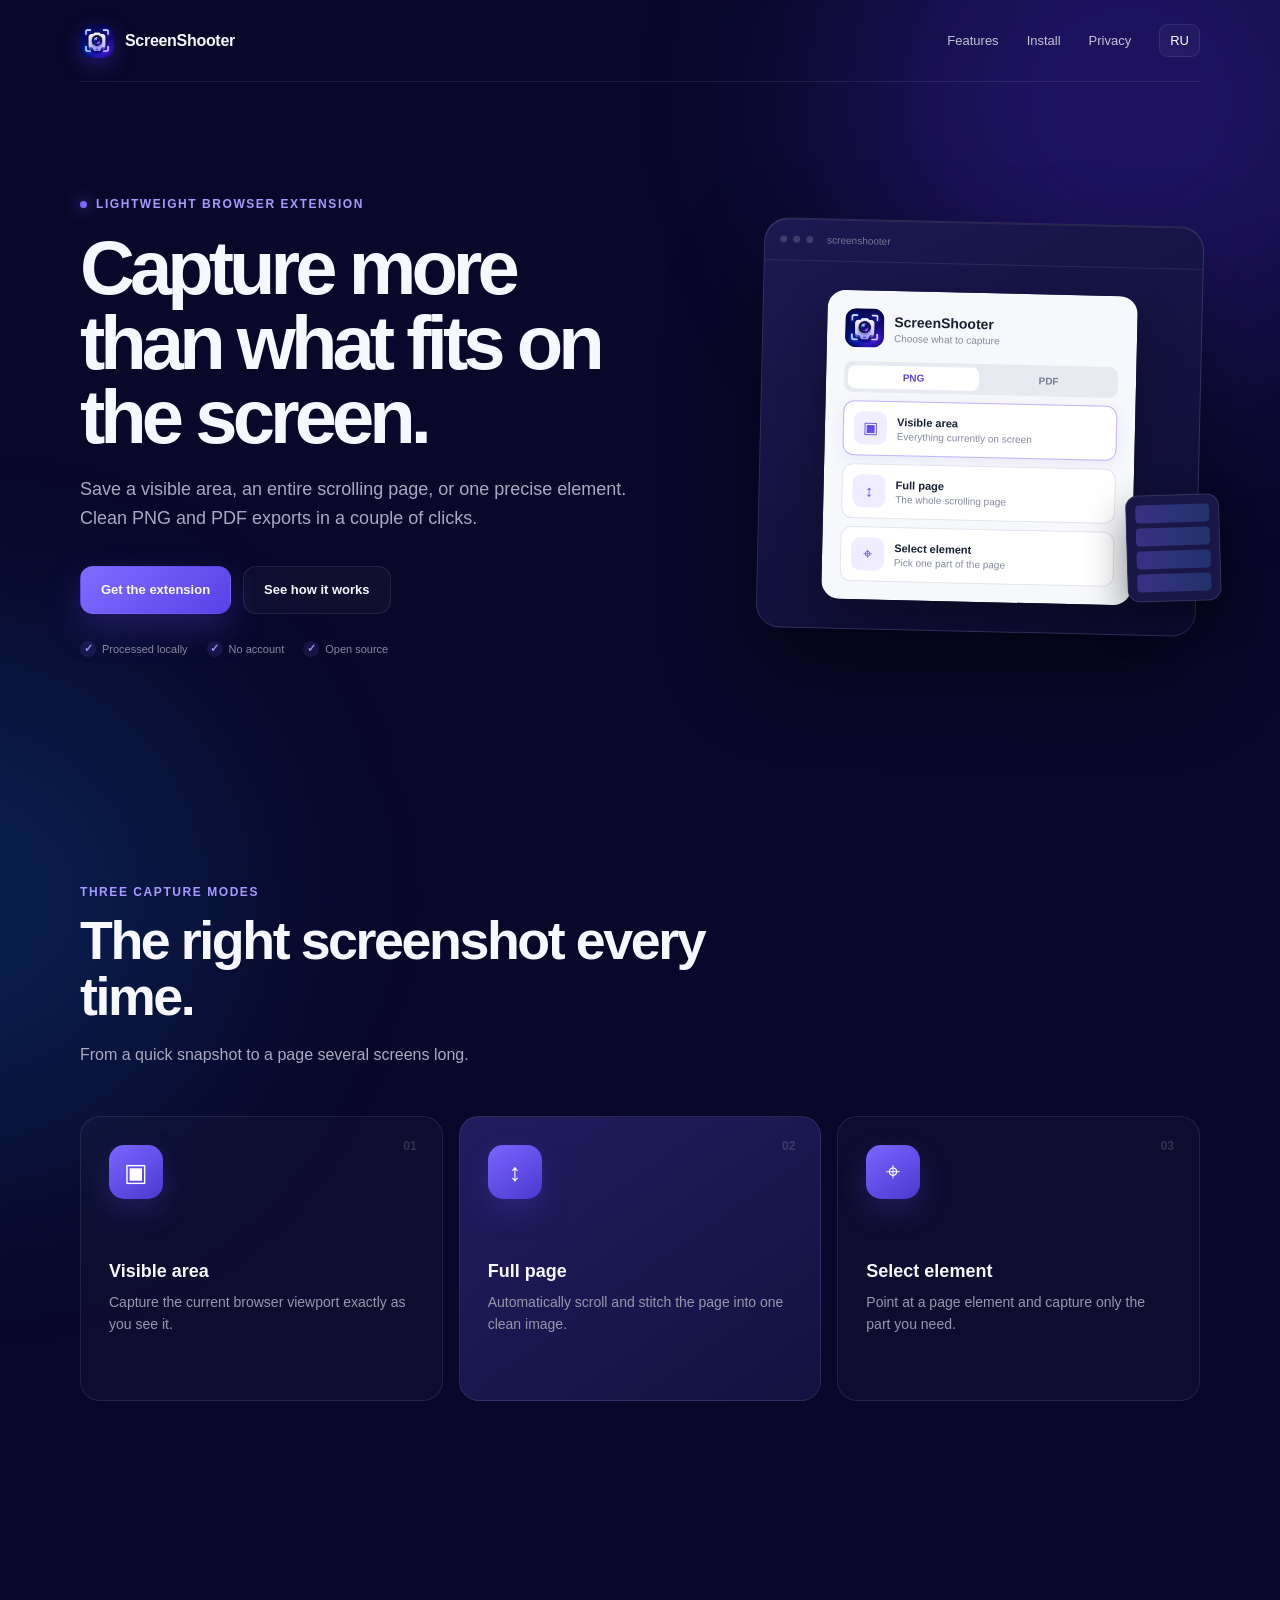
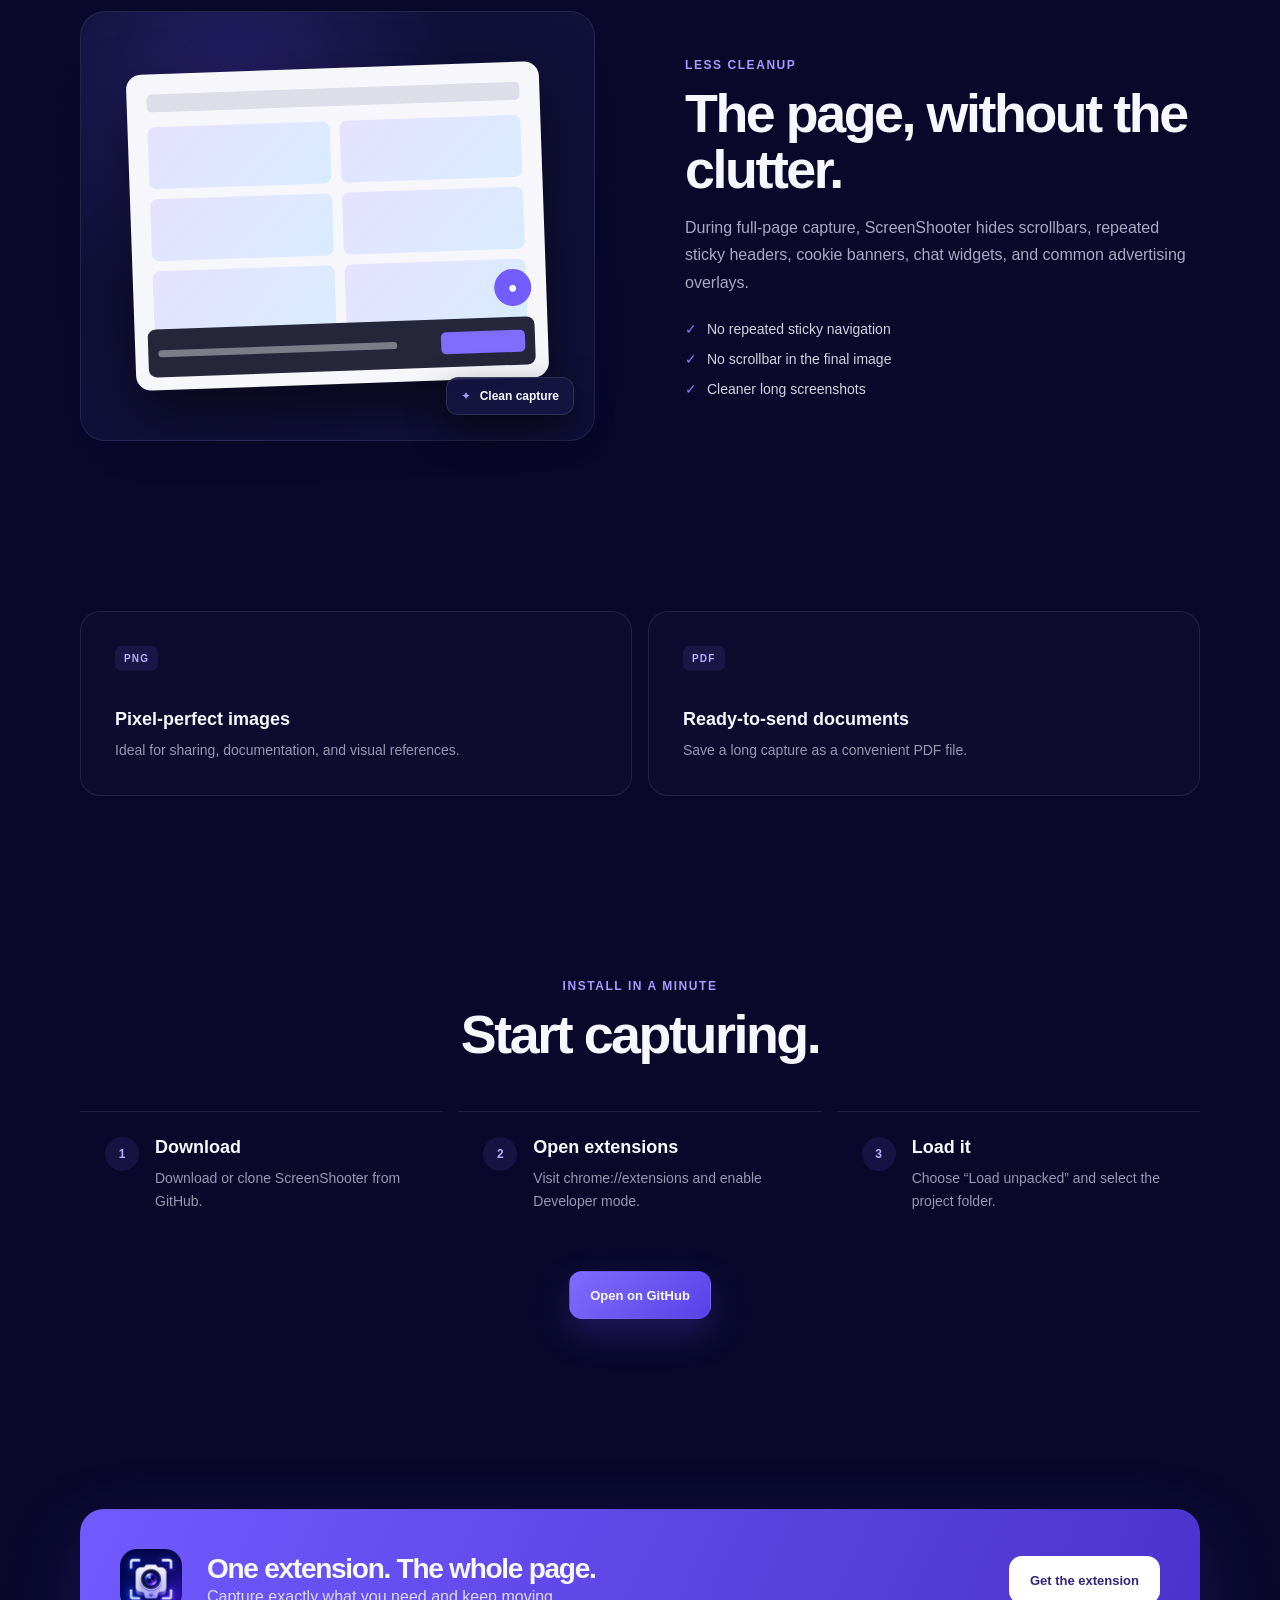
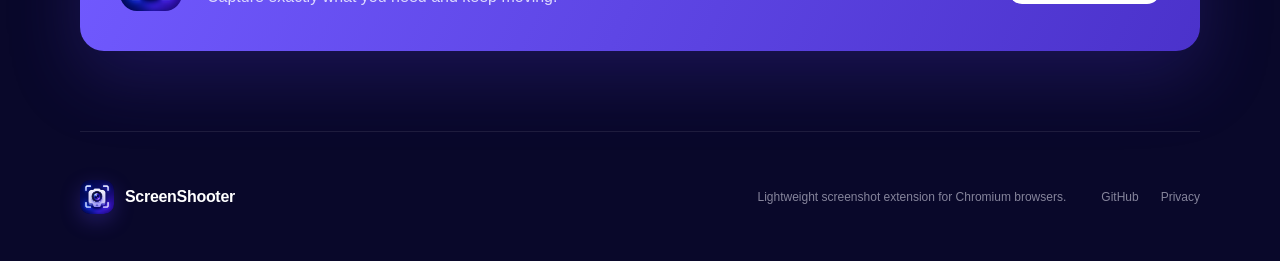
<file: docs/index.html>
<!doctype html>
<html lang="en">
  <head>
    <meta charset="UTF-8" />
    <meta name="viewport" content="width=device-width, initial-scale=1" />
    <meta name="description" content="ScreenShooter captures visible areas, full scrolling pages, and selected elements as PNG or PDF." />
    <meta name="theme-color" content="#09082a" />
    <meta property="og:title" content="ScreenShooter — capture more than the screen" />
    <meta property="og:description" content="A lightweight browser extension for clean full-page screenshots." />
    <meta property="og:image" content="assets/social-preview.png" />
    <title>ScreenShooter — Full-page screenshots</title>
    <link rel="icon" href="assets/icon.png" />
    <link rel="stylesheet" href="styles.css" />
  </head>
  <body>
    <div class="glow glow-one"></div>
    <div class="glow glow-two"></div>

    <header class="nav shell">
      <a class="brand" href="#top" aria-label="ScreenShooter home">
        <img src="assets/icon.png" alt="" />
        <span>ScreenShooter</span>
      </a>
      <nav aria-label="Main navigation">
        <a href="#features" data-i18n="navFeatures">Features</a>
        <a href="#install" data-i18n="navInstall">Install</a>
        <a href="privacy.html" data-i18n="navPrivacy" data-privacy-link>Privacy</a>
        <button class="language" type="button" aria-label="Change language">RU</button>
      </nav>
    </header>

    <main id="top">
      <section class="hero shell">
        <div class="hero-copy">
          <div class="eyebrow"><span></span><span data-i18n="eyebrow">Lightweight browser extension</span></div>
          <h1 data-i18n="heroTitle">Capture more than what fits on the screen.</h1>
          <p data-i18n="heroText">Save a visible area, an entire scrolling page, or one precise element. Clean PNG and PDF exports in a couple of clicks.</p>
          <div class="hero-actions">
            <a class="button primary" href="https://github.com/javedius/ScreenShooter" data-i18n="getExtension">Get the extension</a>
            <a class="button secondary" href="#features" data-i18n="seeFeatures">See how it works</a>
          </div>
          <div class="trust">
            <span><b>✓</b><span data-i18n="local">Processed locally</span></span>
            <span><b>✓</b><span data-i18n="noAccount">No account</span></span>
            <span><b>✓</b><span data-i18n="openSource">Open source</span></span>
          </div>
        </div>

        <div class="product-card" aria-label="ScreenShooter extension preview">
          <div class="browser-bar"><i></i><i></i><i></i><span>screenshooter</span></div>
          <div class="popup-preview">
            <div class="preview-title">
              <img src="assets/icon.png" alt="" />
              <div><strong>ScreenShooter</strong><small data-i18n="previewSubtitle">Choose what to capture</small></div>
            </div>
            <div class="format"><span class="active">PNG</span><span>PDF</span></div>
            <div class="capture active"><span class="capture-icon">▣</span><span><strong data-i18n="visibleTitle">Visible area</strong><small data-i18n="visibleText">Everything currently on screen</small></span></div>
            <div class="capture"><span class="capture-icon">↕</span><span><strong data-i18n="fullTitle">Full page</strong><small data-i18n="fullText">The whole scrolling page</small></span></div>
            <div class="capture"><span class="capture-icon">⌖</span><span><strong data-i18n="elementTitle">Select element</strong><small data-i18n="elementText">Pick one part of the page</small></span></div>
          </div>
          <div class="page-strip"><span></span><span></span><span></span><span></span></div>
        </div>
      </section>

      <section class="section shell" id="features">
        <div class="section-heading">
          <span class="kicker" data-i18n="featuresKicker">Three capture modes</span>
          <h2 data-i18n="featuresTitle">The right screenshot every time.</h2>
          <p data-i18n="featuresText">From a quick snapshot to a page several screens long.</p>
        </div>
        <div class="feature-grid">
          <article><span class="number">01</span><div class="feature-symbol">▣</div><h3 data-i18n="visibleTitle">Visible area</h3><p data-i18n="featureVisible">Capture the current browser viewport exactly as you see it.</p></article>
          <article class="featured"><span class="number">02</span><div class="feature-symbol">↕</div><h3 data-i18n="fullTitle">Full page</h3><p data-i18n="featureFull">Automatically scroll and stitch the page into one clean image.</p></article>
          <article><span class="number">03</span><div class="feature-symbol">⌖</div><h3 data-i18n="elementTitle">Select element</h3><p data-i18n="featureElement">Point at a page element and capture only the part you need.</p></article>
        </div>
      </section>

      <section class="clean-section shell">
        <div class="clean-visual" aria-hidden="true">
          <div class="page-demo"><div class="demo-nav"></div><div class="demo-grid"><i></i><i></i><i></i><i></i><i></i><i></i></div><div class="cookie"><span></span><b></b></div><div class="chat">●</div></div>
          <div class="clean-badge"><span>✦</span><strong data-i18n="cleanBadge">Clean capture</strong></div>
        </div>
        <div class="clean-copy">
          <span class="kicker" data-i18n="cleanKicker">Less cleanup</span>
          <h2 data-i18n="cleanTitle">The page, without the clutter.</h2>
          <p data-i18n="cleanText">During full-page capture, ScreenShooter hides scrollbars, repeated sticky headers, cookie banners, chat widgets, and common advertising overlays.</p>
          <ul>
            <li data-i18n="cleanOne">No repeated sticky navigation</li>
            <li data-i18n="cleanTwo">No scrollbar in the final image</li>
            <li data-i18n="cleanThree">Cleaner long screenshots</li>
          </ul>
        </div>
      </section>

      <section class="formats shell">
        <div><span class="format-mark">PNG</span><h3 data-i18n="pngTitle">Pixel-perfect images</h3><p data-i18n="pngText">Ideal for sharing, documentation, and visual references.</p></div>
        <div><span class="format-mark">PDF</span><h3 data-i18n="pdfTitle">Ready-to-send documents</h3><p data-i18n="pdfText">Save a long capture as a convenient PDF file.</p></div>
      </section>

      <section class="install section shell" id="install">
        <div class="section-heading">
          <span class="kicker" data-i18n="installKicker">Install in a minute</span>
          <h2 data-i18n="installTitle">Start capturing.</h2>
        </div>
        <ol class="steps">
          <li><span>1</span><div><h3 data-i18n="stepOneTitle">Download</h3><p data-i18n="stepOneText">Download or clone ScreenShooter from GitHub.</p></div></li>
          <li><span>2</span><div><h3 data-i18n="stepTwoTitle">Open extensions</h3><p data-i18n="stepTwoText">Visit chrome://extensions and enable Developer mode.</p></div></li>
          <li><span>3</span><div><h3 data-i18n="stepThreeTitle">Load it</h3><p data-i18n="stepThreeText">Choose “Load unpacked” and select the project folder.</p></div></li>
        </ol>
        <a class="button primary" href="https://github.com/javedius/ScreenShooter" data-i18n="openGithub">Open on GitHub</a>
      </section>

      <section class="cta shell">
        <img src="assets/icon.png" alt="" />
        <div><h2 data-i18n="ctaTitle">One extension. The whole page.</h2><p data-i18n="ctaText">Capture exactly what you need and keep moving.</p></div>
        <a class="button light" href="https://github.com/javedius/ScreenShooter" data-i18n="getExtension">Get the extension</a>
      </section>
    </main>

    <footer class="shell">
      <a class="brand" href="#top"><img src="assets/icon.png" alt="" /><span>ScreenShooter</span></a>
      <p data-i18n="footerText">Lightweight screenshot extension for Chromium browsers.</p>
      <div><a href="https://github.com/javedius/ScreenShooter">GitHub</a><a href="privacy.html" data-i18n="navPrivacy" data-privacy-link>Privacy</a></div>
    </footer>
    <script src="script.js"></script>
  </body>
</html>
</file>
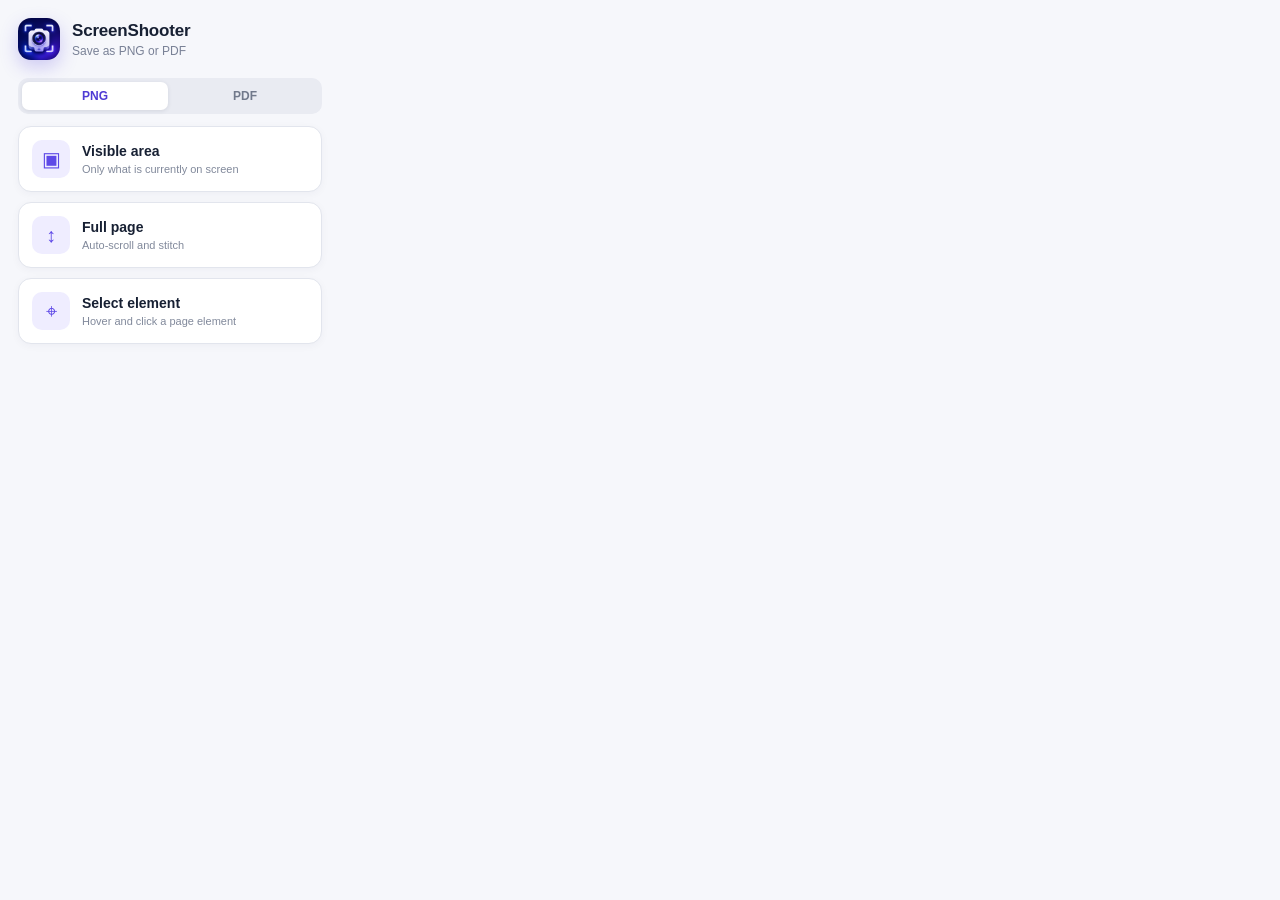
<file: popup.html>
<!doctype html>
<html lang="en">
  <head>
    <meta charset="UTF-8" />
    <meta name="viewport" content="width=device-width, initial-scale=1" />
    <title>ScreenShooter</title>
    <link rel="stylesheet" href="popup.css" />
  </head>
  <body>
    <main>
      <header>
        <img class="logo" src="icons/icon128.png" alt="" />
        <div>
          <h1>ScreenShooter</h1>
          <p data-i18n="subtitle"></p>
        </div>
      </header>

      <fieldset class="format" id="format">
        <legend data-i18n="format"></legend>
        <label><input type="radio" name="format" value="png" checked /><span>PNG</span></label>
        <label><input type="radio" name="format" value="pdf" /><span>PDF</span></label>
      </fieldset>

      <section class="actions" data-i18n-aria-label="captureMode">
        <button id="visible" type="button">
          <span class="icon">▣</span>
          <span><strong data-i18n="visibleTitle"></strong><small data-i18n="visibleDescription"></small></span>
        </button>
        <button id="full" type="button">
          <span class="icon">↕</span>
          <span><strong data-i18n="fullTitle"></strong><small data-i18n="fullDescription"></small></span>
        </button>
        <button id="element" type="button">
          <span class="icon">⌖</span>
          <span><strong data-i18n="elementTitle"></strong><small data-i18n="elementDescription"></small></span>
        </button>
      </section>

      <div id="status" class="status" role="status" aria-live="polite"></div>
    </main>
    <script type="module" src="popup/main.js"></script>
  </body>
</html>
</file>
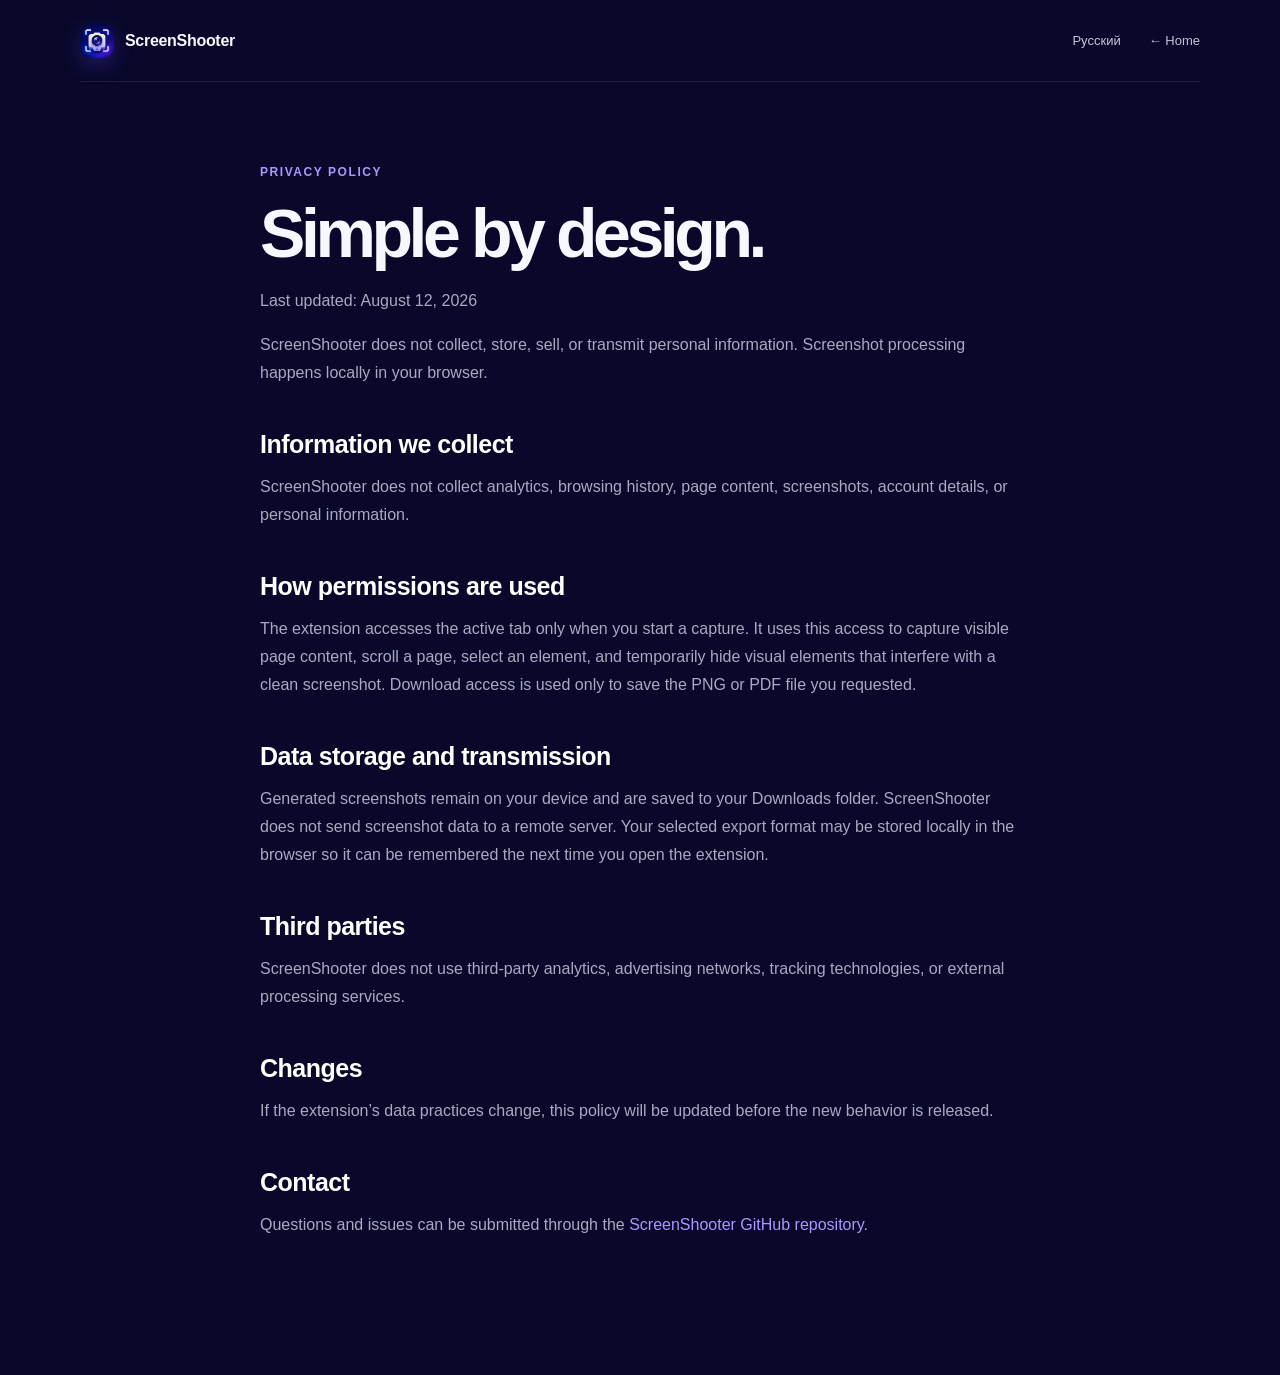
<file: docs/privacy.html>
<!doctype html>
<html lang="en">
  <head>
    <meta charset="UTF-8" />
    <meta name="viewport" content="width=device-width, initial-scale=1" />
    <meta name="theme-color" content="#09082a" />
    <title>Privacy Policy — ScreenShooter</title>
    <link rel="icon" href="assets/icon.png" />
    <link rel="stylesheet" href="styles.css" />
  </head>
  <body class="privacy-page">
    <header class="nav shell">
      <a class="brand" href="index.html"><img src="assets/icon.png" alt="" /><span>ScreenShooter</span></a>
      <nav><a href="privacy.ru.html">Русский</a><a href="index.html">← Home</a></nav>
    </header>
    <main class="shell">
      <span class="kicker">Privacy policy</span>
      <h1>Simple by design.</h1>
      <article>
        <p>Last updated: August 12, 2026</p>
        <p>ScreenShooter does not collect, store, sell, or transmit personal information. Screenshot processing happens locally in your browser.</p>
        <h2>Information we collect</h2>
        <p>ScreenShooter does not collect analytics, browsing history, page content, screenshots, account details, or personal information.</p>
        <h2>How permissions are used</h2>
        <p>The extension accesses the active tab only when you start a capture. It uses this access to capture visible page content, scroll a page, select an element, and temporarily hide visual elements that interfere with a clean screenshot. Download access is used only to save the PNG or PDF file you requested.</p>
        <h2>Data storage and transmission</h2>
        <p>Generated screenshots remain on your device and are saved to your Downloads folder. ScreenShooter does not send screenshot data to a remote server. Your selected export format may be stored locally in the browser so it can be remembered the next time you open the extension.</p>
        <h2>Third parties</h2>
        <p>ScreenShooter does not use third-party analytics, advertising networks, tracking technologies, or external processing services.</p>
        <h2>Changes</h2>
        <p>If the extension’s data practices change, this policy will be updated before the new behavior is released.</p>
        <h2>Contact</h2>
        <p>Questions and issues can be submitted through the <a href="https://github.com/javedius/ScreenShooter/issues">ScreenShooter GitHub repository</a>.</p>
      </article>
    </main>
  </body>
</html>
</file>
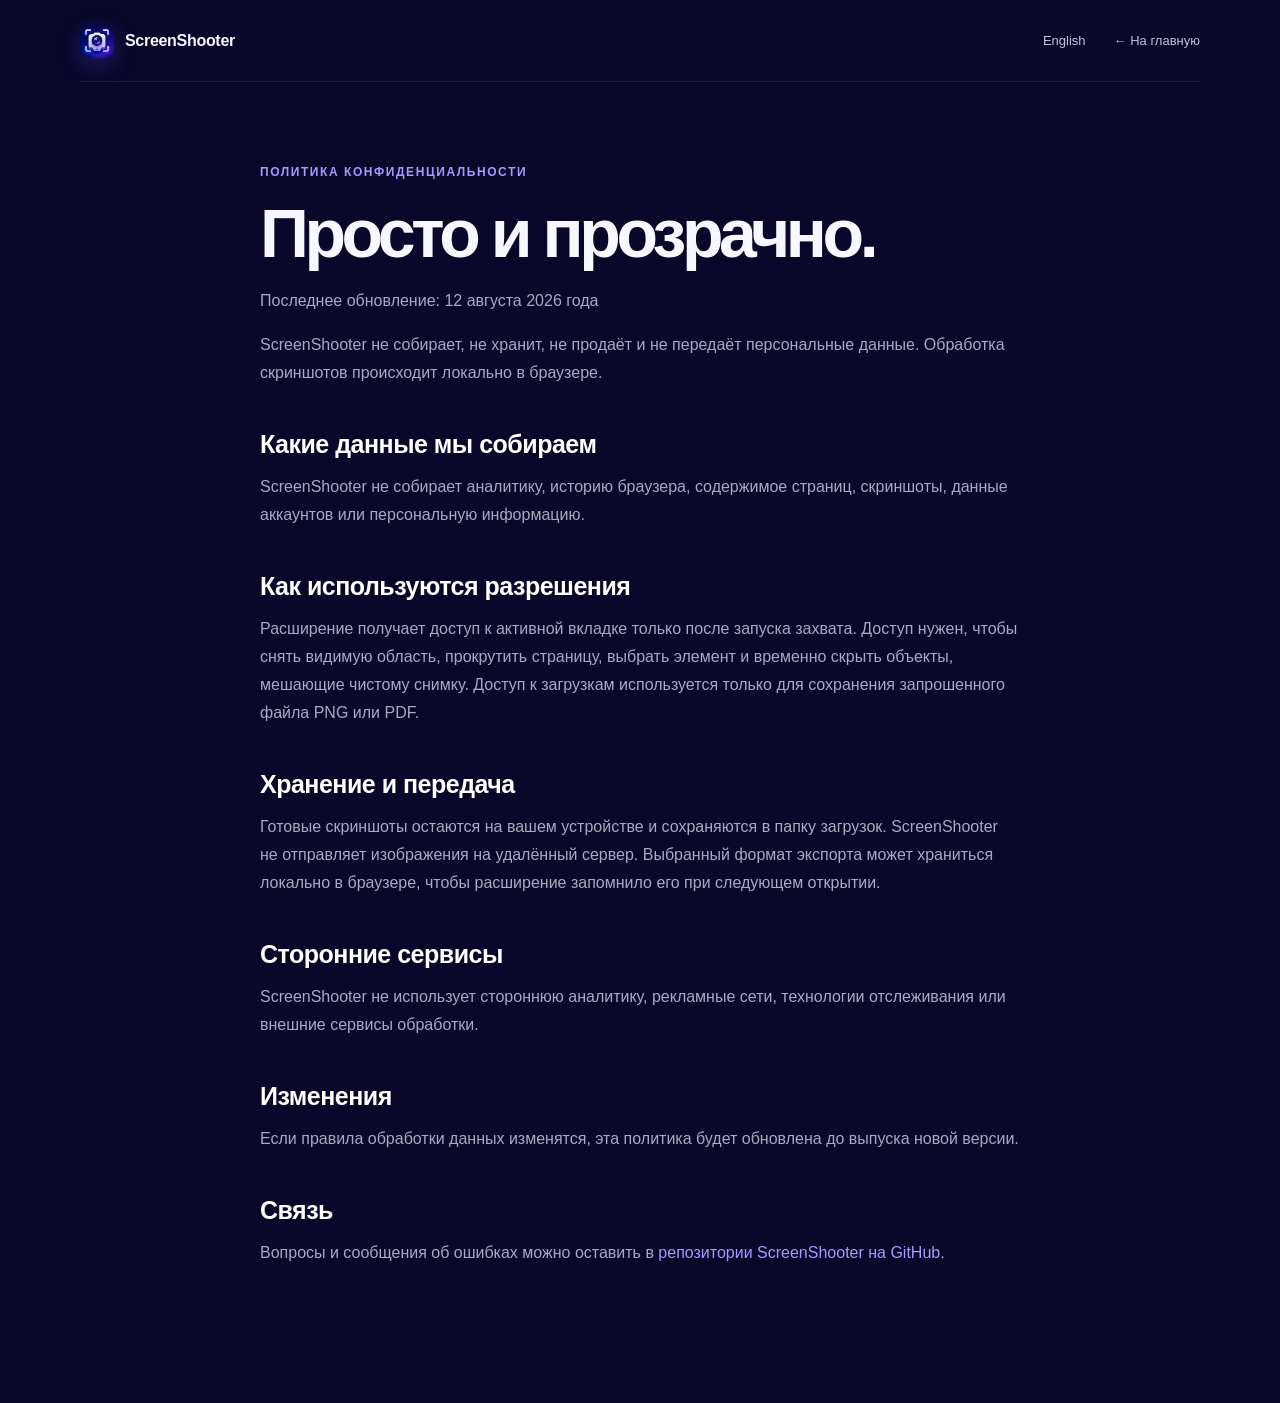
<file: docs/privacy.ru.html>
<!doctype html>
<html lang="ru">
  <head>
    <meta charset="UTF-8" />
    <meta name="viewport" content="width=device-width, initial-scale=1" />
    <meta name="theme-color" content="#09082a" />
    <title>Политика конфиденциальности — ScreenShooter</title>
    <link rel="icon" href="assets/icon.png" />
    <link rel="stylesheet" href="styles.css" />
  </head>
  <body class="privacy-page">
    <header class="nav shell">
      <a class="brand" href="index.html"><img src="assets/icon.png" alt="" /><span>ScreenShooter</span></a>
      <nav><a href="privacy.html">English</a><a href="index.html">← На главную</a></nav>
    </header>
    <main class="shell">
      <span class="kicker">Политика конфиденциальности</span>
      <h1>Просто и прозрачно.</h1>
      <article>
        <p>Последнее обновление: 12 августа 2026 года</p>
        <p>ScreenShooter не собирает, не хранит, не продаёт и не передаёт персональные данные. Обработка скриншотов происходит локально в браузере.</p>
        <h2>Какие данные мы собираем</h2>
        <p>ScreenShooter не собирает аналитику, историю браузера, содержимое страниц, скриншоты, данные аккаунтов или персональную информацию.</p>
        <h2>Как используются разрешения</h2>
        <p>Расширение получает доступ к активной вкладке только после запуска захвата. Доступ нужен, чтобы снять видимую область, прокрутить страницу, выбрать элемент и временно скрыть объекты, мешающие чистому снимку. Доступ к загрузкам используется только для сохранения запрошенного файла PNG или PDF.</p>
        <h2>Хранение и передача</h2>
        <p>Готовые скриншоты остаются на вашем устройстве и сохраняются в папку загрузок. ScreenShooter не отправляет изображения на удалённый сервер. Выбранный формат экспорта может храниться локально в браузере, чтобы расширение запомнило его при следующем открытии.</p>
        <h2>Сторонние сервисы</h2>
        <p>ScreenShooter не использует стороннюю аналитику, рекламные сети, технологии отслеживания или внешние сервисы обработки.</p>
        <h2>Изменения</h2>
        <p>Если правила обработки данных изменятся, эта политика будет обновлена до выпуска новой версии.</p>
        <h2>Связь</h2>
        <p>Вопросы и сообщения об ошибках можно оставить в <a href="https://github.com/javedius/ScreenShooter/issues">репозитории ScreenShooter на GitHub</a>.</p>
      </article>
    </main>
  </body>
</html>
</file>
<file: docs/styles.css>
:root { color-scheme: dark; --bg: #09082a; --panel: #12113b; --soft: #aaa9c1; --line: #ffffff16; --violet: #7761ff; --blue: #42a5ff; --white: #f7f7ff; font-family: Inter, ui-sans-serif, -apple-system, BlinkMacSystemFont, "Segoe UI", sans-serif; }
* { box-sizing: border-box; }
html { scroll-behavior: smooth; }
body { margin: 0; overflow-x: hidden; color: var(--white); background: var(--bg); }
a { color: inherit; text-decoration: none; }
button { font: inherit; }
.shell { width: min(1120px, calc(100% - 40px)); margin-inline: auto; }
.glow { position: absolute; z-index: -1; border-radius: 999px; filter: blur(100px); pointer-events: none; }
.glow-one { top: -180px; right: -130px; width: 560px; height: 560px; background: #5b31ee45; }
.glow-two { top: 650px; left: -280px; width: 500px; height: 500px; background: #087ee62e; }
.nav { display: flex; align-items: center; justify-content: space-between; min-height: 82px; border-bottom: 1px solid var(--line); }
.brand { display: inline-flex; align-items: center; gap: 11px; font-size: 16px; font-weight: 750; letter-spacing: -.3px; }
.brand img { width: 34px; height: 34px; border-radius: 10px; box-shadow: 0 7px 20px #654bff42; }
nav { display: flex; align-items: center; gap: 28px; color: #c4c3d7; font-size: 13px; }
nav a:hover, footer a:hover { color: white; }
.language { padding: 8px 10px; border: 1px solid var(--line); border-radius: 9px; color: white; background: #ffffff09; cursor: pointer; }
.hero { display: grid; grid-template-columns: 1.05fr .95fr; align-items: center; gap: 70px; min-height: 690px; padding-block: 80px; }
.eyebrow, .kicker { color: #a899ff; font-size: 12px; font-weight: 800; letter-spacing: .13em; text-transform: uppercase; }
.eyebrow { display: flex; align-items: center; gap: 9px; }
.eyebrow > span:first-child { width: 7px; height: 7px; border-radius: 50%; background: #7c67ff; box-shadow: 0 0 16px #806cff; }
h1 { max-width: 690px; margin: 20px 0; font-size: clamp(48px, 6.3vw, 76px); line-height: .98; letter-spacing: -.065em; }
.hero-copy > p { max-width: 590px; margin: 0; color: var(--soft); font-size: 18px; line-height: 1.65; }
.hero-actions { display: flex; gap: 12px; margin-top: 32px; }
.button { display: inline-flex; align-items: center; justify-content: center; min-height: 48px; padding: 0 20px; border: 1px solid var(--line); border-radius: 13px; font-size: 13px; font-weight: 750; transition: transform .2s, border-color .2s, box-shadow .2s; }
.button:hover { transform: translateY(-2px); }
.primary { border-color: transparent; background: linear-gradient(135deg, #806cff, #5841e6); box-shadow: 0 14px 35px #5943dc4d; }
.secondary { background: #ffffff08; }
.trust { display: flex; flex-wrap: wrap; gap: 19px; margin-top: 27px; color: #8887a1; font-size: 11px; }
.trust > span { display: flex; align-items: center; gap: 6px; }
.trust b { display: grid; place-items: center; width: 16px; height: 16px; border-radius: 50%; color: #9e92ff; background: #8a72ff1d; }
.product-card { position: relative; width: min(100%, 440px); justify-self: end; padding-bottom: 26px; border: 1px solid #ffffff20; border-radius: 24px; background: linear-gradient(155deg, #1b1951, #0d0c31); box-shadow: 0 40px 90px #0000006b, inset 0 1px #ffffff13; transform: rotate(1.3deg); }
.browser-bar { display: flex; align-items: center; gap: 6px; height: 42px; padding: 0 15px; border-bottom: 1px solid var(--line); color: #777697; font-size: 10px; }
.browser-bar i { width: 7px; height: 7px; border-radius: 50%; background: #ffffff28; }
.browser-bar span { margin-left: 8px; }
.popup-preview { width: 310px; margin: 28px auto 3px; padding: 17px; border: 1px solid #ffffff14; border-radius: 18px; background: #f7f8fc; color: #172033; box-shadow: 0 22px 45px #00000055; }
.preview-title { display: flex; align-items: center; gap: 10px; margin-bottom: 14px; }
.preview-title img { width: 39px; height: 39px; border-radius: 11px; }
.preview-title div { display: grid; gap: 3px; }
.preview-title strong { font-size: 14px; }
.preview-title small, .capture small { color: #858b9d; font-size: 10px; }
.format { display: grid; grid-template-columns: 1fr 1fr; gap: 4px; padding: 4px; border-radius: 9px; background: #e8eaf1; }
.format span { padding: 6px; border-radius: 7px; color: #777d8e; font-size: 10px; font-weight: 800; text-align: center; }
.format .active { color: #5943dc; background: white; }
.capture { display: flex; align-items: center; gap: 10px; margin-top: 8px; padding: 10px; border: 1px solid #e3e5ec; border-radius: 11px; background: white; }
.capture.active { border-color: #735eff75; box-shadow: 0 5px 16px #5943dc14; }
.capture-icon { display: grid; place-items: center; width: 33px; height: 33px; border-radius: 9px; color: #624ee5; background: #efedff; }
.capture > span:last-child { display: grid; gap: 3px; }
.capture strong { font-size: 11px; }
.page-strip { position: absolute; right: -24px; bottom: 34px; display: grid; gap: 5px; width: 94px; padding: 9px; border: 1px solid #ffffff20; border-radius: 13px; background: #191747; box-shadow: 0 18px 40px #0007; transform: rotate(-3deg); }
.page-strip span { height: 18px; border-radius: 4px; background: linear-gradient(90deg, #7862ff55, #43a9ff31); }
.section { padding-block: 110px; }
.section-heading { max-width: 690px; margin-bottom: 48px; }
h2 { margin: 13px 0; font-size: clamp(35px, 4.2vw, 54px); line-height: 1.04; letter-spacing: -.045em; }
.section-heading p, .clean-copy > p { color: var(--soft); line-height: 1.7; }
.feature-grid { display: grid; grid-template-columns: repeat(3, 1fr); gap: 16px; }
.feature-grid article { position: relative; min-height: 285px; padding: 28px; overflow: hidden; border: 1px solid var(--line); border-radius: 20px; background: #ffffff06; }
.feature-grid article.featured { background: linear-gradient(145deg, #211d60, #13113f); }
.number { position: absolute; top: 22px; right: 25px; color: #ffffff26; font-size: 12px; font-weight: 800; }
.feature-symbol { display: grid; place-items: center; width: 54px; height: 54px; margin-bottom: 62px; border-radius: 15px; color: white; font-size: 25px; background: linear-gradient(145deg, #7b65ff, #4939cf); box-shadow: 0 12px 30px #5945dd3d; }
.feature-grid h3, .formats h3, .steps h3 { margin: 0 0 9px; font-size: 18px; }
.feature-grid p, .formats p, .steps p { margin: 0; color: #9897ae; font-size: 14px; line-height: 1.6; }
.clean-section { display: grid; grid-template-columns: 1fr 1fr; align-items: center; gap: 90px; padding-block: 100px; }
.clean-visual { position: relative; min-height: 430px; border: 1px solid var(--line); border-radius: 25px; background: radial-gradient(circle at 30% 20%, #6c52ff3b, transparent 45%), #111039; }
.page-demo { position: absolute; inset: 56px 50px; padding: 20px; overflow: hidden; border-radius: 15px; background: #f7f7fb; transform: rotate(-2deg); box-shadow: 0 25px 60px #0008; }
.demo-nav { width: 100%; height: 18px; border-radius: 5px; background: #dedee8; }
.demo-grid { display: grid; grid-template-columns: repeat(2, 1fr); gap: 10px; margin-top: 15px; }
.demo-grid i { height: 62px; border-radius: 7px; background: linear-gradient(135deg, #e6e2ff, #d9ecff); }
.cookie { position: absolute; right: 13px; bottom: 13px; left: 13px; display: flex; align-items: center; justify-content: space-between; height: 48px; padding: 10px; border-radius: 8px; background: #26263b; }
.cookie span { width: 65%; height: 7px; border-radius: 9px; background: #ffffff66; }
.cookie b { width: 23%; height: 22px; border-radius: 5px; background: #806cff; }
.chat { position: absolute; right: 15px; bottom: 72px; display: grid; place-items: center; width: 37px; height: 37px; border-radius: 50%; color: white; background: #725cff; }
.clean-badge { position: absolute; right: 20px; bottom: 25px; display: flex; align-items: center; gap: 9px; padding: 11px 14px; border: 1px solid #ffffff1c; border-radius: 12px; background: #171542e8; box-shadow: 0 15px 35px #0008; font-size: 12px; }
.clean-badge span { color: #a696ff; }
.clean-copy ul { display: grid; gap: 14px; margin: 25px 0 0; padding: 0; list-style: none; color: #d3d2df; font-size: 14px; }
.clean-copy li::before { content: "✓"; margin-right: 10px; color: #8d7aff; }
.formats { display: grid; grid-template-columns: 1fr 1fr; gap: 16px; padding-block: 70px; }
.formats > div { padding: 34px; border: 1px solid var(--line); border-radius: 20px; background: #ffffff05; }
.format-mark { display: inline-block; margin-bottom: 38px; padding: 7px 9px; border-radius: 7px; color: #b9afff; background: #7863ff20; font-size: 10px; font-weight: 900; letter-spacing: .12em; }
.install { text-align: center; }
.install .section-heading { margin-inline: auto; }
.steps { display: grid; grid-template-columns: repeat(3, 1fr); gap: 15px; margin: 0 0 34px; padding: 0; text-align: left; list-style: none; }
.steps li { display: flex; gap: 16px; padding: 25px; border-top: 1px solid var(--line); }
.steps li > span { display: grid; place-items: center; flex: 0 0 34px; height: 34px; border-radius: 50%; color: #b9b0ff; background: #7d68ff1d; font-size: 12px; font-weight: 800; }
.cta { display: grid; grid-template-columns: auto 1fr auto; align-items: center; gap: 25px; margin-block: 80px; padding: 40px; border-radius: 24px; background: linear-gradient(115deg, #715aff, #4b32cb); box-shadow: 0 25px 70px #4e38cf40; }
.cta img { width: 62px; height: 62px; border-radius: 17px; }
.cta h2 { margin: 0 0 5px; font-size: 28px; }
.cta p { margin: 0; color: #ddd9ff; }
.light { color: #34247d; background: white; }
footer { display: grid; grid-template-columns: 1fr auto auto; align-items: center; gap: 35px; min-height: 130px; border-top: 1px solid var(--line); color: #85849b; font-size: 12px; }
footer > div { display: flex; gap: 22px; }
footer .brand { color: white; }
.privacy-page main { max-width: 760px; padding-block: 80px 120px; }
.privacy-page h1 { font-size: clamp(42px, 7vw, 68px); }
.privacy-page article { color: #aaa9c1; line-height: 1.75; }
.privacy-page article h2 { margin-top: 44px; color: white; font-size: 25px; letter-spacing: -.02em; }
.privacy-page article a { color: #a899ff; }
@media (max-width: 850px) {
  nav a { display: none; }
  .hero { grid-template-columns: 1fr; gap: 60px; padding-block: 70px; }
  .product-card { justify-self: center; }
  .feature-grid, .steps { grid-template-columns: 1fr; }
  .feature-grid article { min-height: 230px; }
  .feature-symbol { margin-bottom: 38px; }
  .clean-section { grid-template-columns: 1fr; gap: 60px; }
  .formats { grid-template-columns: 1fr; }
  .cta { grid-template-columns: auto 1fr; }
  .cta .button { grid-column: 1 / -1; }
  footer { grid-template-columns: 1fr auto; }
  footer p { display: none; }
}
@media (max-width: 520px) {
  .shell { width: min(100% - 28px, 1120px); }
  .nav { min-height: 70px; }
  .hero { padding-top: 55px; }
  h1 { font-size: 47px; }
  .hero-copy > p { font-size: 16px; }
  .hero-actions { flex-direction: column; }
  .product-card { transform: none; }
  .popup-preview { width: calc(100% - 28px); }
  .page-strip { display: none; }
  .section { padding-block: 80px; }
  .clean-visual { min-height: 340px; }
  .page-demo { inset: 38px 25px; }
  .formats { padding-block: 30px; }
  .cta { grid-template-columns: 1fr; padding: 28px; text-align: center; }
  .cta img { margin: auto; }
  footer { grid-template-columns: 1fr; padding-block: 35px; text-align: center; }
  footer .brand, footer > div { justify-content: center; }
}
@media (prefers-reduced-motion: reduce) { html { scroll-behavior: auto; } .button { transition: none; } }
</file>
<file: popup.css>
:root {
  color-scheme: light;
  font-family: -apple-system, BlinkMacSystemFont, "Segoe UI", sans-serif;
  color: #172033;
  background: #f6f7fb;
}

* { box-sizing: border-box; }

body { width: 340px; margin: 0; }

main { padding: 18px; }

header { display: flex; align-items: center; gap: 12px; margin-bottom: 18px; }

.logo {
  display: block; width: 42px; height: 42px;
  border-radius: 13px;
  box-shadow: 0 7px 18px #5844df40;
}

h1 { margin: 0; font-size: 17px; letter-spacing: -.2px; }
header p { margin: 3px 0 0; color: #798196; font-size: 12px; }
.format { display: grid; grid-template-columns: 1fr 1fr; gap: 4px; margin: 0 0 12px; padding: 4px; border: 0; border-radius: 10px; background: #e9ebf2; }
.format legend { position: absolute; width: 1px; height: 1px; overflow: hidden; clip: rect(0, 0, 0, 0); }
.format label { cursor: pointer; }
.format input { position: absolute; opacity: 0; pointer-events: none; }
.format span { display: block; padding: 7px; border-radius: 7px; color: #71798b; font-size: 12px; font-weight: 700; text-align: center; }
.format input:checked + span { color: #4f3bd4; background: white; box-shadow: 0 1px 4px #28304b1c; }
.actions { display: grid; gap: 10px; }

button {
  display: flex; gap: 12px; align-items: center; width: 100%; padding: 13px;
  border: 1px solid #e2e5ed; border-radius: 13px; background: white;
  color: inherit; text-align: left; cursor: pointer;
  box-shadow: 0 2px 8px #1c25410a; transition: .16s ease;
}

button:hover { border-color: #725cff; transform: translateY(-1px); box-shadow: 0 6px 16px #40377c14; }
button:disabled { cursor: wait; opacity: .6; transform: none; }
.icon { display: grid; place-items: center; flex: 0 0 38px; height: 38px; border-radius: 10px; background: #efedff; color: #5e49e7; font-size: 20px; }
button span:last-child { display: grid; gap: 4px; }
strong { font-size: 14px; }
small { color: #81899b; font-size: 11px; }
.status { min-height: 18px; margin-top: 12px; color: #6f778a; font-size: 12px; text-align: center; }
.status.error { color: #c33e55; }
</file>
